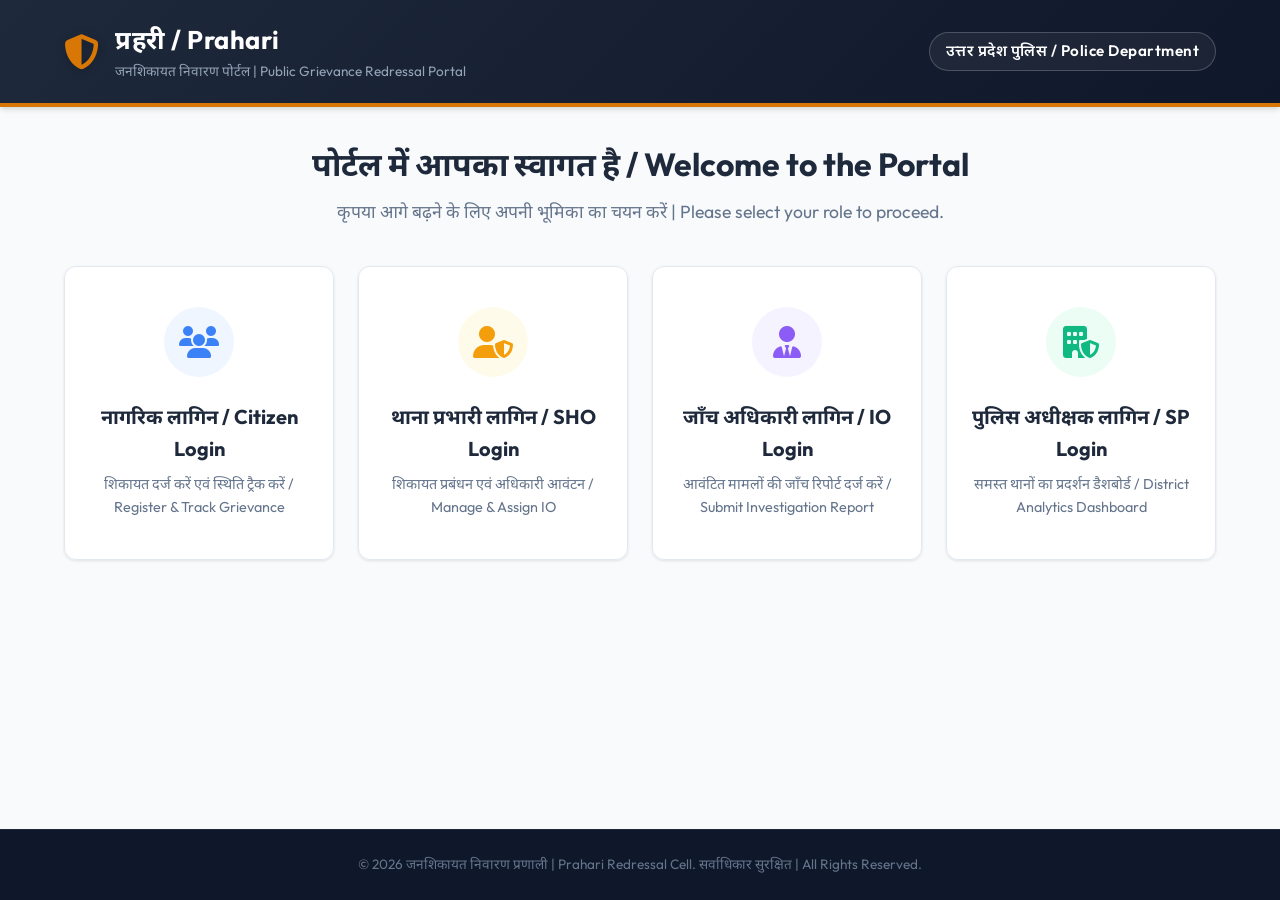
<file: index.html>
<!DOCTYPE html>
<html lang="hi">
<head>
    <meta charset="UTF-8">
    <meta name="viewport" content="width=device-width, initial-scale=1.0">
    <title>प्रहरी - जनशिकायत निवारण पोर्टल | Public Grievance Redressal Portal</title>
    <!-- Google Fonts for premium typography -->
    <link href="https://fonts.googleapis.com/css2?family=Noto+Sans+Devanagari:wght@300;400;500;700;800&family=Outfit:wght@300;400;500;600;700&display=swap" rel="stylesheet">
    <!-- FontAwesome for professional icons -->
    <link rel="stylesheet" href="https://cdnjs.cloudflare.com/ajax/libs/font-awesome/6.4.0/css/all.min.css">
    <link rel="stylesheet" href="styles.css">
</head>
<body>
    <!-- Top Branding Header -->
    <header class="main-header">
        <div class="header-logo">
            <i class="fa-solid fa-shield-halved logo-icon"></i>
            <div class="logo-text">
                <h1>प्रहरी / Prahari</h1>
                <p>जनशिकायत निवारण पोर्टल | Public Grievance Redressal Portal</p>
            </div>
        </div>
        <div class="header-right">
            <span class="police-emblem-text">उत्तर प्रदेश पुलिस / Police Department</span>
            <button id="logout-btn" class="btn btn-logout hidden"><i class="fa-solid fa-right-from-bracket"></i> लॉगआउट / Logout</button>
        </div>
    </header>

    <main class="container">
        <!-- ROLE SELECTOR / LOGIN CONTAINER -->
        <section id="login-container" class="view-section active">
            <div class="login-welcome">
                <h2>पोर्टल में आपका स्वागत है / Welcome to the Portal</h2>
                <p>कृपया आगे बढ़ने के लिए अपनी भूमिका का चयन करें | Please select your role to proceed.</p>
            </div>
            
            <div class="role-grid">
                <!-- Role Card: Citizen -->
                <div class="role-card" onclick="switchLoginRole('citizen')">
                    <div class="role-icon-wrapper citizen-color">
                        <i class="fa-solid fa-users"></i>
                    </div>
                    <h3>नागरिक लागिन / Citizen Login</h3>
                    <p>शिकायत दर्ज करें एवं स्थिति ट्रैक करें / Register & Track Grievance</p>
                </div>

                <!-- Role Card: SHO -->
                <div class="role-card" onclick="switchLoginRole('sho')">
                    <div class="role-icon-wrapper sho-color">
                        <i class="fa-solid fa-user-shield"></i>
                    </div>
                    <h3>थाना प्रभारी लागिन / SHO Login</h3>
                    <p>शिकायत प्रबंधन एवं अधिकारी आवंटन / Manage & Assign IO</p>
                </div>

                <!-- Role Card: IO -->
                <div class="role-card" onclick="switchLoginRole('io')">
                    <div class="role-icon-wrapper io-color">
                        <i class="fa-solid fa-user-tie"></i>
                    </div>
                    <h3>जाँच अधिकारी लागिन / IO Login</h3>
                    <p>आवंटित मामलों की जाँच रिपोर्ट दर्ज करें / Submit Investigation Report</p>
                </div>

                <!-- Role Card: SP -->
                <div class="role-card" onclick="switchLoginRole('sp')">
                    <div class="role-icon-wrapper sp-color">
                        <i class="fa-solid fa-building-shield"></i>
                    </div>
                    <h3>पुलिस अधीक्षक लागिन / SP Login</h3>
                    <p>समस्त थानों का प्रदर्शन डैशबोर्ड / District Analytics Dashboard</p>
                </div>
            </div>

            <!-- Login Form Modals/Containers dynamically shown based on role click -->
            <div id="login-credentials-box" class="login-form-card hidden">
                <h4 id="login-title">नागरिक लागिन / Citizen Login</h4>
                <div class="login-inputs">
                    <div class="input-group" id="citizen-phone-group">
                        <label for="citizen-phone"><i class="fa-solid fa-phone"></i> मोबाइल नंबर / Mobile Number</label>
                        <input type="text" id="citizen-phone" placeholder="10 अंकों का नंबर दर्ज करें..." maxlength="10">
                    </div>
                    <div class="input-group hidden" id="citizen-otp-group">
                        <label for="citizen-otp"><i class="fa-solid fa-key"></i> ओ.टी.पी. / OTP (Mock)</label>
                        <input type="text" id="citizen-otp" placeholder="1234 दर्ज करें..." maxlength="4">
                    </div>
                    <div class="input-group hidden" id="official-username-group">
                        <label for="official-username"><i class="fa-solid fa-user"></i> यूजरनेम / Username</label>
                        <input type="text" id="official-username" placeholder="यूजरनेम दर्ज करें...">
                    </div>
                    <div class="input-group hidden" id="official-password-group">
                        <label for="official-password"><i class="fa-solid fa-lock"></i> पासवर्ड / Password</label>
                        <input type="password" id="official-password" placeholder="पासवर्ड दर्ज करें...">
                    </div>
                    <div class="login-action-buttons">
                        <button class="btn btn-secondary" onclick="hideLoginBox()">रद्द करें / Cancel</button>
                        <button class="btn btn-primary" id="login-action-btn" onclick="handleLogin()">लागिन करें / Login</button>
                    </div>
                    <div class="demo-credentials" id="demo-creds-hint"></div>
                </div>
            </div>
        </section>

        <!-- CITIZEN DASHBOARD -->
        <section id="citizen-dashboard" class="view-section hidden">
            <div class="dashboard-banner">
                <div>
                    <h2>नागरिक डैशबोर्ड / Citizen Dashboard</h2>
                    <p class="welcome-user-text">आपका स्वागत है, <span id="citizen-phone-display"></span></p>
                </div>
                <button class="btn btn-primary" onclick="showSection('citizen-new-complaint-view')">
                    <i class="fa-solid fa-plus"></i> नई शिकायत दर्ज करें / File New Complaint
                </button>
            </div>

            <!-- Complaint List Grid -->
            <div class="card card-full">
                <div class="card-header">
                    <h3><i class="fa-solid fa-list-check"></i> आपकी पूर्व शिकायतें / Your Submitted Complaints</h3>
                </div>
                <div class="table-responsive">
                    <table class="data-table">
                        <thead>
                            <tr>
                                <th>शिकायत संख्या / Grievance ID</th>
                                <th>विषय / Subject</th>
                                <th>थाना / Police Station</th>
                                <th>दिनांक / Date</th>
                                <th>वर्तमान स्थिति / Status</th>
                                <th>कार्रवाई / View Details</th>
                            </tr>
                        </thead>
                        <tbody id="citizen-complaint-list">
                            <!-- Populated dynamically -->
                        </tbody>
                    </table>
                </div>
            </div>
        </section>

        <!-- CITIZEN NEW COMPLAINT FORM -->
        <section id="citizen-new-complaint-view" class="view-section hidden">
            <div class="back-nav">
                <button class="btn btn-link" onclick="showSection('citizen-dashboard')"><i class="fa-solid fa-arrow-left"></i> वापस डैशबोर्ड पर जाएँ / Back to Dashboard</button>
            </div>
            <div class="card">
                <div class="card-header">
                    <h2><i class="fa-solid fa-file-pen"></i> नया प्रार्थना पत्र दर्ज करें / File New Complaint</h2>
                    <p>कृपया सभी विवरण सावधानीपूर्वक भरें / Please fill all details carefully.</p>
                </div>
                <div class="card-body">
                    <form id="new-complaint-form" onsubmit="submitComplaint(event)">
                        <div class="form-grid">
                            <div class="input-group">
                                <label for="comp-name">शिकायतकर्ता का नाम / Applicant Name <span class="required">*</span></label>
                                <input type="text" id="comp-name" required placeholder="अपना नाम लिखें...">
                            </div>
                            <div class="input-group">
                                <label for="comp-phone">मोबाइल नंबर / Mobile Number <span class="required">*</span></label>
                                <input type="text" id="comp-phone" readonly>
                            </div>
                            <div class="input-group">
                                <label for="comp-aadhaar">आधार नंबर (वैकल्पिक) / Aadhaar No. (Optional)</label>
                                <input type="text" id="comp-aadhaar" placeholder="12 अंकों का आधार नंबर..." maxlength="12">
                            </div>
                            <div class="input-group">
                                <label for="comp-station">सम्बन्धित थाना / Select Police Station <span class="required">*</span></label>
                                <select id="comp-station" required>
                                    <option value="">थाना चुनें / Select Station...</option>
                                    <option value="Kotwali">कोतवाली / Kotwali</option>
                                    <option value="Sadar">सदर / Sadar</option>
                                    <option value="Cantt">कैंट / Cantt</option>
                                </select>
                            </div>
                            <div class="input-group">
                                <label for="comp-category">शिकायत श्रेणी / Complaint Category <span class="required">*</span></label>
                                <select id="comp-category" required>
                                    <option value="">श्रेणी चुनें / Select Category...</option>
                                    <option value="चोरी / Theft">चोरी / Theft</option>
                                    <option value="भूमि विवाद / Land Dispute">भूमि विवाद / Land Dispute</option>
                                    <option value="धोखाधड़ी / Cyber Fraud">साइबर धोखाधड़ी / Cyber Fraud</option>
                                    <option value="घरेलू हिंसा / Domestic Violence">घरेलू हिंसा / Domestic Violence</option>
                                    <option value="अन्य / Other">अन्य / Other</option>
                                </select>
                            </div>
                            <div class="input-group md-span-2">
                                <label for="comp-subject">शिकायत का विषय / Grievance Subject <span class="required">*</span></label>
                                <input type="text" id="comp-subject" required placeholder="संक्षिप्त विषय लिखें...">
                            </div>
                            <div class="input-group md-span-2">
                                <label for="comp-description">शिकायत का विस्तृत विवरण / Detailed Description <span class="required">*</span></label>
                                <textarea id="comp-description" rows="5" required placeholder="शिकायत का पूर्ण विवरण लिखें..."></textarea>
                            </div>
                        </div>
                        <div class="form-actions">
                            <button type="button" class="btn btn-secondary" onclick="showSection('citizen-dashboard')">रद्द करें / Cancel</button>
                            <button type="submit" class="btn btn-primary">शिकायत दर्ज करें / Submit Grievance</button>
                        </div>
                    </form>
                </div>
            </div>
        </section>

        <!-- SHO DASHBOARD -->
        <section id="sho-dashboard" class="view-section hidden">
            <div class="dashboard-banner">
                <div>
                    <h2>थाना प्रभारी डैशबोर्ड / SHO Dashboard</h2>
                    <p class="welcome-user-text">थाना: <span id="sho-station-display">कोतवाली / Kotwali</span></p>
                </div>
                <div class="btn-group">
                    <button class="btn btn-secondary" onclick="exportReports('SHO')"><i class="fa-solid fa-file-excel"></i> रिपोर्ट डाउनलोड करें / Export Report</button>
                </div>
            </div>

            <!-- Stats Counters -->
            <div class="stats-grid">
                <div class="stat-card">
                    <h4>कुल शिकायतें / Total Cases</h4>
                    <span class="stat-number" id="sho-stat-total">0</span>
                </div>
                <div class="stat-card border-pending">
                    <h4>लंबित / Pending</h4>
                    <span class="stat-number text-pending" id="sho-stat-pending">0</span>
                </div>
                <div class="stat-card border-assigned">
                    <h4>जाँच जारी / Under Investigation</h4>
                    <span class="stat-number text-assigned" id="sho-stat-investigating">0</span>
                </div>
                <div class="stat-card border-resolved">
                    <h4>निस्तारित / Resolved</h4>
                    <span class="stat-number text-resolved" id="sho-stat-resolved">0</span>
                </div>
            </div>

            <!-- Complaint Management Table -->
            <div class="card card-full">
                <div class="card-header">
                    <h3><i class="fa-solid fa-list-check"></i> शिकायतें नियंत्रण कक्ष / Complaint Control Room</h3>
                </div>
                <div class="table-responsive">
                    <table class="data-table">
                        <thead>
                            <tr>
                                <th>शिकायत संख्या / Grievance ID</th>
                                <th>शिकायतकर्ता / Applicant</th>
                                <th>श्रेणी / Category</th>
                                <th>दिनांक / Date</th>
                                <th>जाँच अधिकारी / Assignee</th>
                                <th>स्थिति / Status</th>
                                <th>कार्रवाई / Action</th>
                            </tr>
                        </thead>
                        <tbody id="sho-complaint-list">
                            <!-- Populated dynamically -->
                        </tbody>
                    </table>
                </div>
            </div>
        </section>

        <!-- IO DASHBOARD -->
        <section id="io-dashboard" class="view-section hidden">
            <div class="dashboard-banner">
                <div>
                    <h2>जाँच अधिकारी डैशबोर्ड / IO Dashboard</h2>
                    <p class="welcome-user-text">अधिकारी: <span id="io-name-display"></span></p>
                </div>
            </div>

            <!-- Stats Counters -->
            <div class="stats-grid">
                <div class="stat-card">
                    <h4>आवंटित मामले / Assigned Cases</h4>
                    <span class="stat-number" id="io-stat-total">0</span>
                </div>
                <div class="stat-card border-assigned">
                    <h4>जाँच के अधीन / Under Inquiry</h4>
                    <span class="stat-number text-assigned" id="io-stat-pending">0</span>
                </div>
                <div class="stat-card border-resolved">
                    <h4>निस्तारित / Disposed</h4>
                    <span class="stat-number text-resolved" id="io-stat-resolved">0</span>
                </div>
            </div>

            <!-- Assigned Complaints Table -->
            <div class="card card-full">
                <div class="card-header">
                    <h3><i class="fa-solid fa-folder-open"></i> आवंटित जाँच मामले / Assigned Grievance Cases</h3>
                </div>
                <div class="table-responsive">
                    <table class="data-table">
                        <thead>
                            <tr>
                                <th>संख्या / Grievance ID</th>
                                <th>शिकायतकर्ता / Applicant</th>
                                <th>श्रेणी / Category</th>
                                <th>विषय / Subject</th>
                                <th>दिनांक / Date</th>
                                <th>स्थिति / Status</th>
                                <th>जाँच दर्ज करें / Action</th>
                            </tr>
                        </thead>
                        <tbody id="io-complaint-list">
                            <!-- Populated dynamically -->
                        </tbody>
                    </table>
                </div>
            </div>
        </section>

        <!-- SP DASHBOARD -->
        <section id="sp-dashboard" class="view-section hidden">
            <div class="dashboard-banner">
                <div>
                    <h2>पुलिस अधीक्षक डैशबोर्ड / SP Dashboard</h2>
                    <p class="welcome-user-text">जनपद: <span id="sp-district-display">गोरखपुर / Gorakhpur</span></p>
                </div>
                <button class="btn btn-secondary" onclick="exportReports('SP')"><i class="fa-solid fa-file-pdf"></i> जिला रिपोर्ट डाउनलोड / Download District Report</button>
            </div>

            <!-- District High-level stats -->
            <div class="stats-grid">
                <div class="stat-card">
                    <h4>जनपद में कुल मामले / District Total</h4>
                    <span class="stat-number" id="sp-stat-total">0</span>
                </div>
                <div class="stat-card border-pending">
                    <h4>कुल लंबित / Total Pending</h4>
                    <span class="stat-number text-pending" id="sp-stat-pending">0</span>
                </div>
                <div class="stat-card border-resolved">
                    <h4>कुल निस्तारित / Total Resolved</h4>
                    <span class="stat-number text-resolved" id="sp-stat-resolved">0</span>
                </div>
                <div class="stat-card border-success">
                    <h4>कुल निस्तारण दर / Resolution Rate</h4>
                    <span class="stat-number text-resolved" id="sp-stat-rate">0%</span>
                </div>
            </div>

            <!-- Station Performance Dashboard -->
            <div class="station-dashboard-container">
                <div class="card card-half">
                    <div class="card-header">
                        <h3><i class="fa-solid fa-chart-bar"></i> थानावार निस्तारण रिपोर्ट / Station Resolution Analytics</h3>
                    </div>
                    <div class="card-body" id="sp-station-analytics-container">
                        <!-- Station progress bars populated dynamically -->
                    </div>
                </div>

                <div class="card card-half">
                    <div class="card-header">
                        <h3><i class="fa-solid fa-triangle-exclamation"></i> लंबित अति-संवेदनशील मामले / Overdue & Pending Cases</h3>
                    </div>
                    <div class="table-responsive">
                        <table class="data-table">
                            <thead>
                                <tr>
                                    <th>संख्या / ID</th>
                                    <th>थाना / Station</th>
                                    <th>श्रेणी / Category</th>
                                    <th>विलम्ब / Pending Since</th>
                                    <th>स्थिति / Status</th>
                                </tr>
                            </thead>
                            <tbody id="sp-pending-complaints-list">
                                <!-- Populated dynamically -->
                            </tbody>
                        </table>
                    </div>
                </div>
            </div>
        </section>

        <!-- VIEW DETAILS & ASSIGNMENT/REPORT MODAL -->
        <div id="details-modal" class="modal hidden">
            <div class="modal-content">
                <div class="modal-header">
                    <h3 id="modal-title">शिकायत का विवरण / Complaint Details</h3>
                    <span class="close-modal" onclick="closeModal()">&times;</span>
                </div>
                <div class="modal-body">
                    <div class="complaint-details-box">
                        <div class="detail-row">
                            <strong>शिकायत संख्या / Grievance ID:</strong>
                            <span id="modal-id"></span>
                        </div>
                        <div class="detail-row">
                            <strong>शिकायतकर्ता / Applicant Name:</strong>
                            <span id="modal-name"></span>
                        </div>
                        <div class="detail-row">
                            <strong>मोबाइल / Phone:</strong>
                            <span id="modal-phone"></span>
                        </div>
                        <div class="detail-row">
                            <strong>आधार / Aadhaar:</strong>
                            <span id="modal-aadhaar"></span>
                        </div>
                        <div class="detail-row">
                            <strong>थाना / Police Station:</strong>
                            <span id="modal-station"></span>
                        </div>
                        <div class="detail-row">
                            <strong>दिनांक / Date:</strong>
                            <span id="modal-date"></span>
                        </div>
                        <div class="detail-row">
                            <strong>श्रेणी / Category:</strong>
                            <span id="modal-category"></span>
                        </div>
                        <div class="detail-row">
                            <strong>विषय / Subject:</strong>
                            <span id="modal-subject"></span>
                        </div>
                        <div class="detail-description">
                            <strong>विवरण / Detailed Description:</strong>
                            <p id="modal-desc"></p>
                        </div>
                    </div>

                    <!-- SHO Section: Assign IO -->
                    <div id="modal-sho-action-box" class="modal-action-box hidden">
                        <h4><i class="fa-solid fa-user-plus"></i> जाँच अधिकारी आवंटित करें / Assign Investigating Officer</h4>
                        <div class="input-group">
                            <label for="select-io-assign">जाँच अधिकारी चुनें / Select IO</label>
                            <select id="select-io-assign">
                                <!-- Populated dynamically based on station -->
                            </select>
                        </div>
                        <button class="btn btn-primary" onclick="assignIO()">अधिकारी आवंटित करें / Confirm Assignment</button>
                    </div>

                    <!-- IO Section: Report Submission -->
                    <div id="modal-io-action-box" class="modal-action-box hidden">
                        <h4><i class="fa-solid fa-file-shield"></i> जाँच रिपोर्ट दर्ज करें / Update Status & File Investigation Report</h4>
                        <div class="input-group">
                            <label for="select-status-update">जाँच की स्थिति / Investigation Status</label>
                            <select id="select-status-update">
                                <option value="Under Investigation">जाँच जारी / Under Investigation</option>
                                <option value="Resolved">निस्तारित / Resolved</option>
                            </select>
                        </div>
                        <div class="input-group">
                            <label for="investigation-report-text">जाँच रिपोर्ट का विवरण / Detailed Investigation Report</label>
                            <textarea id="investigation-report-text" rows="4" placeholder="जाँच का निष्कर्ष यहाँ लिखें..."></textarea>
                        </div>
                        <button class="btn btn-primary" onclick="submitInvestigationReport()">रिपोर्ट जमा करें / Submit Report</button>
                    </div>

                    <!-- Citizen & SP Section: Show Investigation Status -->
                    <div id="modal-investigation-report-box" class="modal-action-box hidden">
                        <h4><i class="fa-solid fa-clipboard-check"></i> जाँच रिपोर्ट / Investigation Progress Details</h4>
                        <div class="detail-row">
                            <strong>जाँच अधिकारी / Officer in Charge:</strong>
                            <span id="modal-report-officer"></span>
                        </div>
                        <div class="detail-row">
                            <strong>अपडेट की तिथि / Update Date:</strong>
                            <span id="modal-report-date">N/A</span>
                        </div>
                        <div class="detail-description">
                            <strong>जाँच रिपोर्ट / Investigation Report:</strong>
                            <p id="modal-report-text" class="investigation-report-content"></p>
                        </div>
                    </div>
                </div>
            </div>
        </div>
    </main>

    <footer class="main-footer">
        <p>&copy; 2026 जनशिकायत निवारण प्रणाली | Prahari Redressal Cell. सर्वाधिकार सुरक्षित | All Rights Reserved.</p>
    </footer>

    <script src="app.js"></script>
</body>
</html>
</file>
<file: styles.css>
/* Design System & Root Tokens */
:root {
    --primary: #1e293b;        /* Deep Slate Blue */
    --primary-light: #334155;
    --accent: #d97706;         /* Police Gold / Ochre Amber */
    --accent-hover: #b45309;
    --background: #f8fafc;     /* Soft Cool Gray */
    --card-bg: rgba(255, 255, 255, 0.9);
    --text-main: #0f172a;      /* Dark Slate */
    --text-muted: #64748b;     /* Medium Gray */
    --white: #ffffff;
    --border-color: #e2e8f0;
    
    /* Status Colors */
    --color-pending: #ef4444;     /* Red */
    --color-assigned: #f59e0b;    /* Gold */
    --color-investigating: #3b82f6; /* Blue */
    --color-resolved: #10b981;    /* Emerald Green */

    --font-heading: 'Outfit', 'Noto Sans Devanagari', sans-serif;
    --font-body: 'Outfit', 'Noto Sans Devanagari', sans-serif;
    
    --shadow-sm: 0 1px 3px rgba(0,0,0,0.1);
    --shadow-md: 0 4px 6px -1px rgba(0,0,0,0.1), 0 2px 4px -1px rgba(0,0,0,0.06);
    --shadow-lg: 0 10px 15px -3px rgba(0,0,0,0.1), 0 4px 6px -2px rgba(0,0,0,0.05);
    --radius: 12px;
}

/* Global Reset */
* {
    margin: 0;
    padding: 0;
    box-sizing: border-box;
}

body {
    font-family: var(--font-body);
    background-color: var(--background);
    color: var(--text-main);
    line-height: 1.6;
    display: flex;
    flex-direction: column;
    min-height: 100vh;
}

/* Header Styling */
.main-header {
    background: linear-gradient(135deg, var(--primary) 0%, #0f172a 100%);
    color: var(--white);
    padding: 1.25rem 5%;
    display: flex;
    justify-content: space-between;
    align-items: center;
    border-bottom: 4px solid var(--accent);
    box-shadow: var(--shadow-md);
}

.header-logo {
    display: flex;
    align-items: center;
    gap: 1rem;
}

.logo-icon {
    font-size: 2.2rem;
    color: var(--accent);
    filter: drop-shadow(0 2px 4px rgba(0,0,0,0.2));
}

.logo-text h1 {
    font-family: var(--font-heading);
    font-size: 1.6rem;
    font-weight: 700;
    letter-spacing: 0.5px;
}

.logo-text p {
    font-size: 0.85rem;
    color: #94a3b8;
}

.header-right {
    display: flex;
    align-items: center;
    gap: 1.5rem;
}

.police-emblem-text {
    font-weight: 600;
    font-size: 0.95rem;
    border: 1px solid rgba(255,255,255,0.2);
    padding: 0.4rem 1rem;
    border-radius: 20px;
    background-color: rgba(255,255,255,0.05);
    letter-spacing: 0.5px;
}

/* Main Layout Container */
.container {
    flex: 1;
    max-width: 1400px;
    width: 90%;
    margin: 2rem auto;
}

/* Views Management */
.view-section {
    opacity: 0;
    transform: translateY(10px);
    transition: opacity 0.3s ease, transform 0.3s ease;
    display: none;
}

.view-section.active {
    display: block;
    opacity: 1;
    transform: translateY(0);
}

.hidden {
    display: none !important;
}

/* Common Components: Buttons */
.btn {
    display: inline-flex;
    align-items: center;
    justify-content: center;
    gap: 0.5rem;
    padding: 0.65rem 1.25rem;
    font-family: var(--font-body);
    font-size: 0.9rem;
    font-weight: 600;
    border-radius: 8px;
    border: none;
    cursor: pointer;
    transition: all 0.2s ease;
    text-decoration: none;
}

.btn-primary {
    background-color: var(--accent);
    color: var(--white);
}

.btn-primary:hover {
    background-color: var(--accent-hover);
    transform: translateY(-1px);
}

.btn-secondary {
    background-color: #cbd5e1;
    color: #334155;
}

.btn-secondary:hover {
    background-color: #94a3b8;
}

.btn-logout {
    background-color: #ef4444;
    color: var(--white);
}

.btn-logout:hover {
    background-color: #dc2626;
}

.btn-link {
    background: transparent;
    color: var(--primary-light);
    padding: 0;
    font-size: 1rem;
}

.btn-link:hover {
    color: var(--accent);
    text-decoration: underline;
}

/* Role Selector View (Home Login) */
.login-welcome {
    text-align: center;
    margin-bottom: 2.5rem;
}

.login-welcome h2 {
    font-family: var(--font-heading);
    font-size: 2rem;
    color: var(--primary);
    margin-bottom: 0.5rem;
}

.login-welcome p {
    color: var(--text-muted);
    font-size: 1.1rem;
}

.role-grid {
    display: grid;
    grid-template-columns: repeat(auto-fit, minmax(250px, 1fr));
    gap: 1.5rem;
    margin-bottom: 3rem;
}

.role-card {
    background: var(--card-bg);
    border: 1px solid var(--border-color);
    border-radius: var(--radius);
    padding: 2.5rem 1.5rem;
    text-align: center;
    cursor: pointer;
    box-shadow: var(--shadow-sm);
    transition: all 0.3s cubic-bezier(0.4, 0, 0.2, 1);
    backdrop-filter: blur(10px);
}

.role-card:hover {
    transform: translateY(-5px);
    box-shadow: var(--shadow-lg);
    border-color: var(--accent);
}

.role-icon-wrapper {
    width: 70px;
    height: 70px;
    border-radius: 50%;
    display: inline-flex;
    align-items: center;
    justify-content: center;
    font-size: 2rem;
    margin-bottom: 1.5rem;
    background-color: var(--background);
    transition: all 0.3s ease;
}

.role-card:hover .role-icon-wrapper {
    transform: scale(1.1);
}

.citizen-color { color: #3b82f6; background-color: #eff6ff; }
.sho-color { color: #f59e0b; background-color: #fffbeb; }
.io-color { color: #8b5cf6; background-color: #f5f3ff; }
.sp-color { color: #10b981; background-color: #ecfdf5; }

.role-card h3 {
    font-family: var(--font-heading);
    font-size: 1.25rem;
    margin-bottom: 0.5rem;
    color: var(--primary);
}

.role-card p {
    font-size: 0.9rem;
    color: var(--text-muted);
}

/* Glassmorphism Login Card */
.login-form-card {
    max-width: 450px;
    margin: 0 auto;
    background: var(--white);
    border-radius: var(--radius);
    padding: 2.5rem;
    border: 1px solid var(--border-color);
    box-shadow: var(--shadow-lg);
    animation: fadeIn 0.4s ease;
}

.login-form-card h4 {
    font-size: 1.3rem;
    text-align: center;
    margin-bottom: 1.5rem;
    color: var(--primary);
    border-bottom: 2px solid var(--accent);
    padding-bottom: 0.75rem;
}

.login-inputs {
    display: flex;
    flex-direction: column;
    gap: 1.2rem;
}

.input-group {
    display: flex;
    flex-direction: column;
    gap: 0.5rem;
}

.input-group label {
    font-size: 0.85rem;
    font-weight: 600;
    color: var(--primary-light);
}

.input-group input, .input-group select, .input-group textarea {
    padding: 0.75rem 1rem;
    border: 1px solid var(--border-color);
    border-radius: 6px;
    font-family: var(--font-body);
    font-size: 0.95rem;
    background-color: #f8fafc;
    transition: all 0.2s ease;
}

.input-group input:focus, .input-group select:focus, .input-group textarea:focus {
    outline: none;
    border-color: var(--accent);
    background-color: var(--white);
    box-shadow: 0 0 0 3px rgba(217, 119, 6, 0.15);
}

.login-action-buttons {
    display: grid;
    grid-template-columns: 1fr 1fr;
    gap: 1rem;
    margin-top: 0.5rem;
}

.demo-credentials {
    font-size: 0.8rem;
    color: var(--text-muted);
    background-color: #f1f5f9;
    padding: 0.75rem;
    border-radius: 6px;
    border-left: 3px solid var(--accent);
    margin-top: 0.5rem;
}

/* Dashboards Banner */
.dashboard-banner {
    display: flex;
    justify-content: space-between;
    align-items: center;
    background: var(--white);
    border-radius: var(--radius);
    padding: 1.5rem 2rem;
    margin-bottom: 2rem;
    border: 1px solid var(--border-color);
    box-shadow: var(--shadow-sm);
}

.dashboard-banner h2 {
    font-size: 1.6rem;
    color: var(--primary);
}

.welcome-user-text {
    font-size: 0.95rem;
    color: var(--text-muted);
    margin-top: 0.25rem;
}

.welcome-user-text span {
    font-weight: 700;
    color: var(--accent);
}

/* Stats Cards */
.stats-grid {
    display: grid;
    grid-template-columns: repeat(auto-fit, minmax(200px, 1fr));
    gap: 1.25rem;
    margin-bottom: 2rem;
}

.stat-card {
    background: var(--white);
    padding: 1.5rem;
    border-radius: var(--radius);
    border: 1px solid var(--border-color);
    box-shadow: var(--shadow-sm);
    transition: all 0.2s ease;
}

.stat-card:hover {
    transform: translateY(-2px);
    box-shadow: var(--shadow-md);
}

.stat-card h4 {
    font-size: 0.9rem;
    color: var(--text-muted);
    margin-bottom: 0.5rem;
}

.stat-number {
    font-size: 2.2rem;
    font-weight: 700;
    font-family: var(--font-heading);
}

.border-pending { border-left: 5px solid var(--color-pending); }
.border-assigned { border-left: 5px solid var(--color-assigned); }
.border-resolved { border-left: 5px solid var(--color-resolved); }
.border-success { border-left: 5px solid var(--color-investigating); }

.text-pending { color: var(--color-pending); }
.text-assigned { color: var(--color-assigned); }
.text-resolved { color: var(--color-resolved); }

/* Common Dashboard Container Card */
.card {
    background: var(--white);
    border-radius: var(--radius);
    border: 1px solid var(--border-color);
    box-shadow: var(--shadow-sm);
    margin-bottom: 2rem;
    overflow: hidden;
}

.card-header {
    background: #f1f5f9;
    padding: 1.25rem 2rem;
    border-bottom: 1px solid var(--border-color);
}

.card-header h3 {
    font-size: 1.15rem;
    color: var(--primary);
    display: flex;
    align-items: center;
    gap: 0.5rem;
}

.card-body {
    padding: 2rem;
}

/* Forms layout */
.form-grid {
    display: grid;
    grid-template-columns: 1fr 1fr;
    gap: 1.5rem;
}

.md-span-2 {
    grid-column: span 2;
}

.required {
    color: var(--color-pending);
}

.form-actions {
    display: flex;
    justify-content: flex-end;
    gap: 1rem;
    margin-top: 2rem;
}

/* Data Tables */
.table-responsive {
    overflow-x: auto;
    width: 100%;
}

.data-table {
    width: 100%;
    border-collapse: collapse;
    text-align: left;
}

.data-table th, .data-table td {
    padding: 1rem 1.5rem;
    border-bottom: 1px solid var(--border-color);
}

.data-table th {
    background-color: #f8fafc;
    color: var(--primary-light);
    font-weight: 600;
    font-size: 0.85rem;
    text-transform: uppercase;
    letter-spacing: 0.5px;
}

.data-table td {
    font-size: 0.95rem;
}

.data-table tbody tr:hover {
    background-color: #f1f5f9;
}

/* Status Badges */
.badge {
    display: inline-block;
    padding: 0.25rem 0.75rem;
    font-size: 0.8rem;
    font-weight: 600;
    border-radius: 20px;
    text-align: center;
}

.badge-pending {
    background-color: #fee2e2;
    color: #ef4444;
}

.badge-assigned {
    background-color: #fef3c7;
    color: #d97706;
}

.badge-investigating {
    background-color: #dbeafe;
    color: #2563eb;
}

.badge-resolved {
    background-color: #d1fae5;
    color: #059669;
}

/* SP Dashboard Layout */
.station-dashboard-container {
    display: grid;
    grid-template-columns: 1fr 1fr;
    gap: 1.5rem;
}

.card-half {
    margin-bottom: 0;
}

/* Progress bars for SP view */
.station-metric-row {
    margin-bottom: 1.5rem;
}

.station-metric-row:last-child {
    margin-bottom: 0;
}

.station-metric-header {
    display: flex;
    justify-content: space-between;
    margin-bottom: 0.5rem;
    font-size: 0.95rem;
    font-weight: 600;
}

.progress-bar-container {
    background-color: #e2e8f0;
    height: 10px;
    border-radius: 5px;
    overflow: hidden;
}

.progress-bar-fill {
    background-color: var(--color-resolved);
    height: 100%;
    border-radius: 5px;
    transition: width 0.5s ease-in-out;
}

/* Modal Popup Window */
.modal {
    position: fixed;
    top: 0;
    left: 0;
    width: 100%;
    height: 100%;
    background-color: rgba(15, 23, 42, 0.6);
    display: flex;
    align-items: center;
    justify-content: center;
    z-index: 1000;
    backdrop-filter: blur(4px);
    animation: fadeIn 0.3s ease;
}

.modal-content {
    background-color: var(--white);
    border-radius: var(--radius);
    width: 90%;
    max-width: 700px;
    box-shadow: var(--shadow-lg);
    border: 1px solid var(--border-color);
    overflow: hidden;
}

.modal-header {
    background: var(--primary);
    color: var(--white);
    padding: 1.25rem 2rem;
    display: flex;
    justify-content: space-between;
    align-items: center;
}

.modal-header h3 {
    font-size: 1.2rem;
}

.close-modal {
    font-size: 2rem;
    cursor: pointer;
    color: #94a3b8;
    line-height: 1;
}

.close-modal:hover {
    color: var(--white);
}

.modal-body {
    padding: 2rem;
    max-height: 80vh;
    overflow-y: auto;
}

/* Complaint details inside Modal */
.complaint-details-box {
    display: grid;
    grid-template-columns: 1fr 1fr;
    gap: 1rem;
    margin-bottom: 1.5rem;
    border-bottom: 1px solid var(--border-color);
    padding-bottom: 1.5rem;
}

.detail-row {
    font-size: 0.95rem;
}

.detail-row strong {
    color: var(--primary-light);
}

.detail-description {
    grid-column: span 2;
    background-color: #f8fafc;
    padding: 1rem;
    border-radius: 6px;
    border: 1px solid var(--border-color);
    margin-top: 0.5rem;
}

.detail-description p {
    font-size: 0.95rem;
    margin-top: 0.25rem;
    white-space: pre-wrap;
}

/* Action Boxes inside Modal */
.modal-action-box {
    background-color: #f1f5f9;
    padding: 1.5rem;
    border-radius: 8px;
    border: 1px dashed var(--accent);
    margin-top: 1.5rem;
}

.modal-action-box h4 {
    margin-bottom: 1rem;
    color: var(--primary);
    display: flex;
    align-items: center;
    gap: 0.5rem;
}

.modal-action-box .input-group {
    margin-bottom: 1rem;
}

.investigation-report-content {
    background-color: #fff;
    padding: 0.75rem;
    border-radius: 4px;
    border-left: 3px solid var(--color-resolved);
    font-style: italic;
}

/* Animations */
@keyframes fadeIn {
    from { opacity: 0; }
    to { opacity: 1; }
}

@keyframes slideUp {
    from { transform: translateY(20px); opacity: 0; }
    to { transform: translateY(0); opacity: 1; }
}

/* Responsive Styles */
@media (max-width: 768px) {
    .container {
        width: 95%;
        margin: 1rem auto;
    }
    
    .main-header {
        flex-direction: column;
        gap: 1rem;
        text-align: center;
    }
    
    .form-grid {
        grid-template-columns: 1fr;
    }
    
    .md-span-2 {
        grid-column: span 1;
    }
    
    .station-dashboard-container {
        grid-template-columns: 1fr;
    }
    
    .complaint-details-box {
        grid-template-columns: 1fr;
    }
    
    .detail-description {
        grid-column: span 1;
    }
}

/* Footer Styling */
.main-footer {
    text-align: center;
    padding: 1.5rem;
    background-color: #0f172a;
    color: #64748b;
    font-size: 0.85rem;
    border-top: 1px solid #1e293b;
    margin-top: auto;
}
</file>
